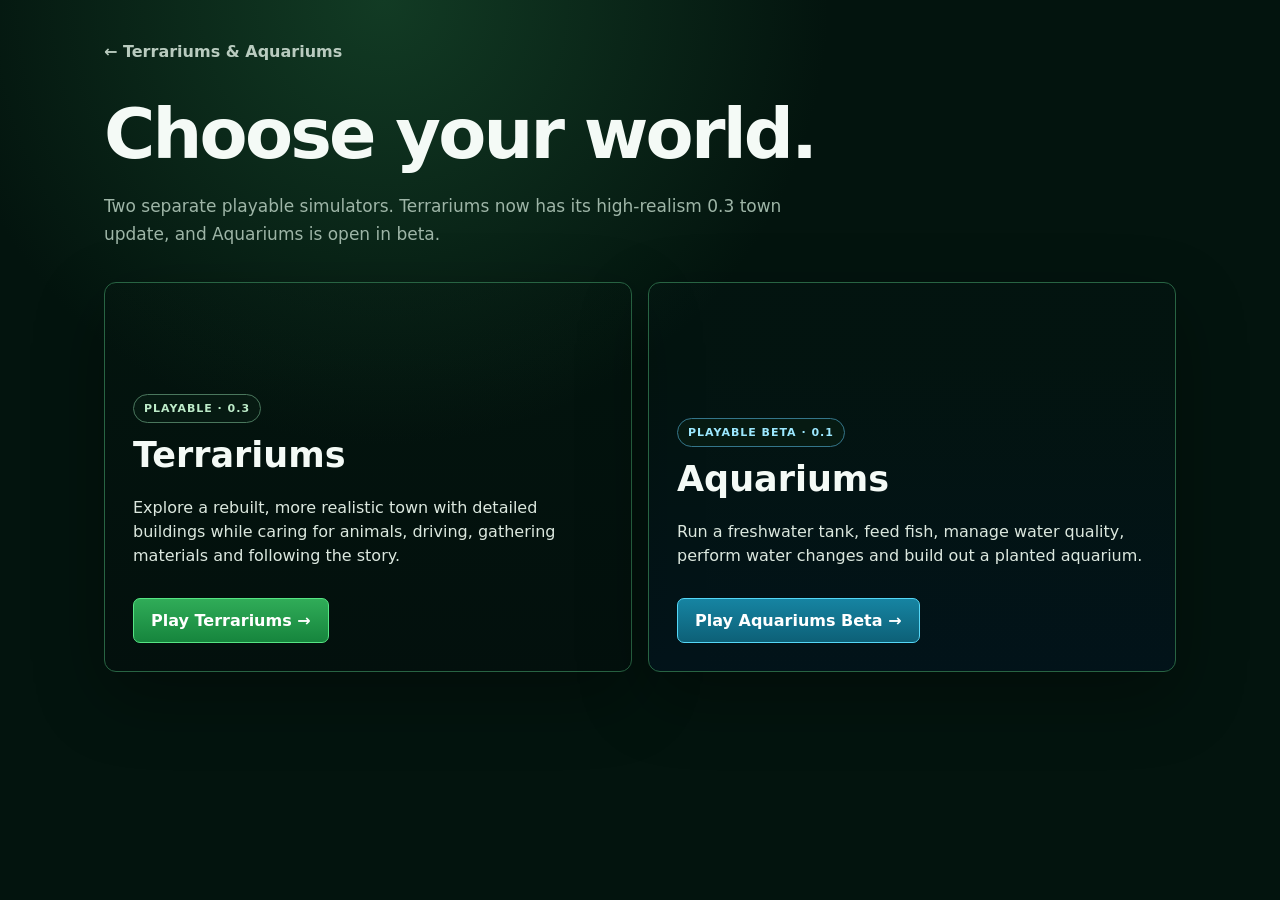
<file: public/play.html>
<!doctype html><html lang="en"><head><meta charset="utf-8"><meta name="viewport" content="width=device-width,initial-scale=1"><meta name="theme-color" content="#03140e"><title>Play — Terrariums & Aquariums</title><style>*{box-sizing:border-box}body{margin:0;font-family:system-ui,-apple-system,Segoe UI,sans-serif;background:radial-gradient(circle at 30% 0,#123b24,transparent 35%),#03140e;color:#f4faf6;min-height:100vh}main{max-width:1120px;margin:auto;padding:42px 24px 70px}a{color:inherit}.back{display:inline-flex;text-decoration:none;font-weight:700;color:#b9cbbf;margin-bottom:25px}h1{font-size:clamp(38px,6vw,70px);margin:.1em 0;letter-spacing:-.04em}.sub{font-size:17px;max-width:700px;color:#9eb5a7;line-height:1.65}.grid{display:grid;grid-template-columns:repeat(2,minmax(0,1fr));gap:16px;margin-top:34px}.card{border-radius:12px;padding:28px;min-height:390px;display:flex;flex-direction:column;justify-content:flex-end;position:relative;overflow:hidden;border:1px solid #286443;background-size:cover;background-position:center;box-shadow:0 25px 70px #0005}.terr{background-image:linear-gradient(0deg,#03100df5,#03100d25 80%),url('https://images.unsplash.com/photo-1767131543136-4af77f4d419b?auto=format&fit=crop&fm=jpg&ixlib=rb-4.1.0&q=82&w=1400')}.aqua{background-image:linear-gradient(0deg,#02131af5,#02131a25 80%),url('https://images.unsplash.com/photo-1643563459174-14f673b12719?auto=format&fit=crop&fm=jpg&ixlib=rb-4.1.0&q=82&w=1400')}.pill{display:inline-block;font-weight:800;font-size:11px;letter-spacing:.09em;background:#071b13dd;border:1px solid #4a775d;border-radius:999px;padding:7px 10px;width:max-content;color:#bdebc9}.aqua .pill{color:#9ce8ff;border-color:#34758a}.card h2{font-size:35px;margin:12px 0 5px}.card p{color:#dce8df;line-height:1.5;max-width:520px}.btn{display:inline-block;margin-top:14px;background:linear-gradient(#30ac58,#16853d);border:1px solid #56e584;color:white;text-decoration:none;font-weight:800;padding:12px 17px;border-radius:7px;width:max-content}.aqua .btn{background:linear-gradient(#1684a2,#0d6077);border-color:#55d7f7}@media(max-width:650px){.grid{grid-template-columns:1fr}.card{min-height:330px}}</style></head><body><main><a class="back" href="/#home">← Terrariums &amp; Aquariums</a><h1>Choose your world.</h1><p class="sub">Two separate playable simulators. Terrariums now has its high-realism 0.3 town update, and Aquariums is open in beta.</p><section class="grid"><article class="card terr"><span class="pill">PLAYABLE · 0.3</span><h2>Terrariums</h2><p>Explore a rebuilt, more realistic town with detailed buildings while caring for animals, driving, gathering materials and following the story.</p><a class="btn" href="/game.html">Play Terrariums →</a></article><article class="card aqua"><span class="pill">PLAYABLE BETA · 0.1</span><h2>Aquariums</h2><p>Run a freshwater tank, feed fish, manage water quality, perform water changes and build out a planted aquarium.</p><a class="btn" href="/aquariums.html">Play Aquariums Beta →</a></article></section></main></body></html>
</file>
